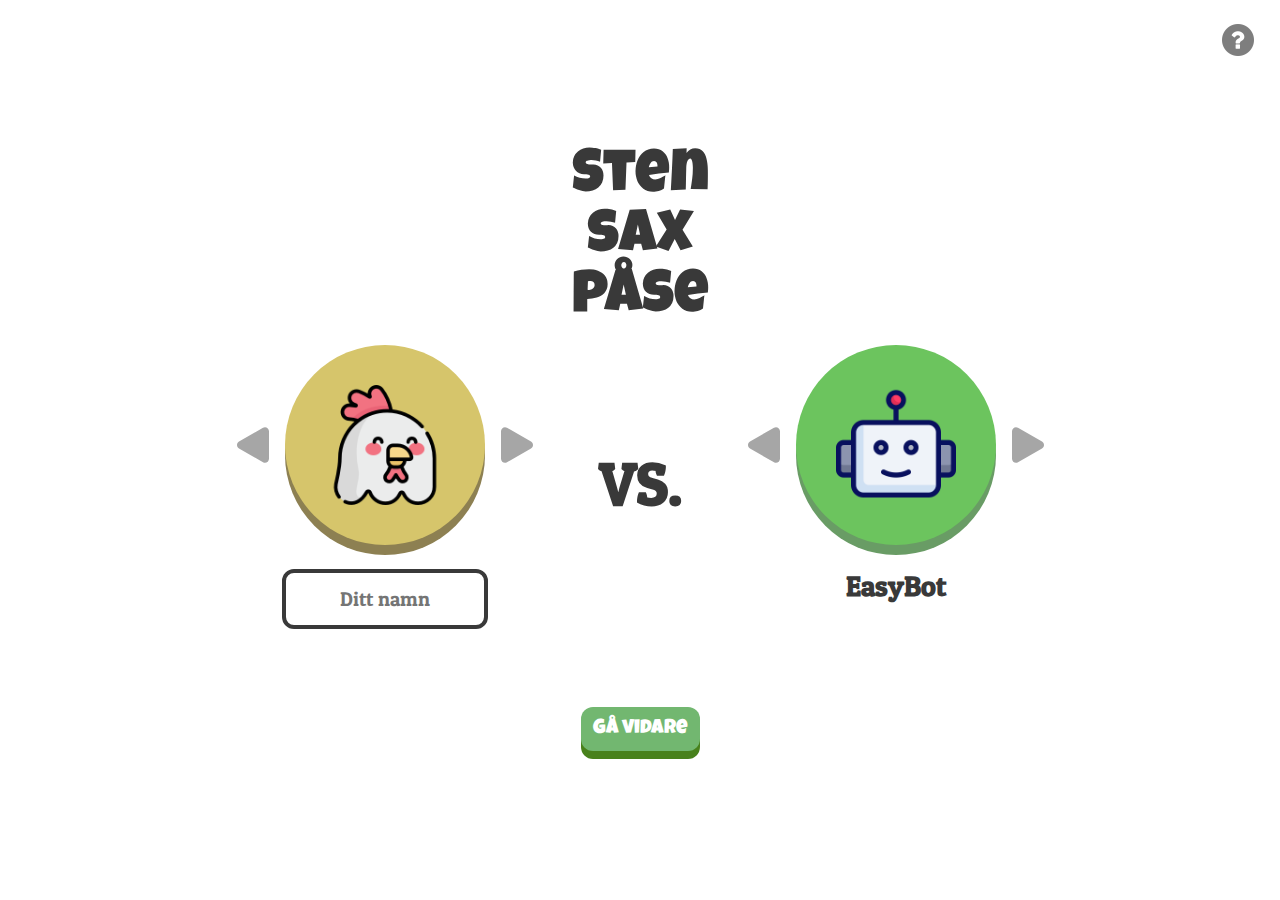
<file: index.html>
<!DOCTYPE html>
<html lang="en">
  <head>
    <meta charset="UTF-8" />
    <meta name="viewport" content="width=device-width, initial-scale=1.0" />
    <title>Rock, paper, scissors</title>
    <link rel="preload" href="/images/choices/computer_rock.gif" as="image" />
    <link rel="preload" href="/images/choices/player_rock.gif" as="image" />
    <link rel="stylesheet" href="styles/index.css" />
    <link rel="stylesheet" href="styles/style.css" />
    <link rel="stylesheet" href="styles/bounceAnimation.css" />
    <link rel="preconnect" href="https://fonts.googleapis.com" />
    <link rel="preconnect" href="https://fonts.gstatic.com" crossorigin />
    <link
      href="https://fonts.googleapis.com/css2?family=Luckiest+Guy&family=Patua+One&display=swap"
      rel="stylesheet"
    />
    <script type="module" src="main-menu.js" defer></script>
  </head>
  <body class="flex vertical">
    <div class="tutorial-screen js-tutorial-screen flex vertical">
      <div class="tutorial-container flex vertical regular">
        <button class="exit-tutorial-button js-exit-tutorial-button">
          <img src="images/cross.png" alt="" width="32px" height="32px" />
        </button>
        <h2 class="bold">Välkommen!</h2>
        <p>
          Denna variant av sten, sax, påse handlar om reaktionsförmåga. Du får
          nämligen lov att fuska...
        </p>
        <h2 class="bold">Så funkar det</h2>
        <p>
          Klicka på "Spela" för att starta en omgång. Motståndaren gör sitt val
          automatiskt. Fusket är att du kan vänta med att göra ditt val. Är du
          snabb hinner du se vad motståndaren väljer.
        </p>

        <p>
          Timern visar hur lång tid du har kvar att välja.<mark>
            Är du för långsam kommer du förlora automatiskt!
          </mark>
        </p>
        <img
          src="images/timer_icon.png"
          alt="timer icon"
          width="32px"
          height="32px"
        />
        <p>
          Om du använder dator kan du använda knapparna F,G och H för att göra
          dina val snabbare.
        </p>
        <p>Först till 5 poäng vinner. Lycka till!</p>
        <button class="bold button js-start-game-button">Börja fuska</button>
      </div>
    </div>
    <button class="tutorial-button js-tutorial-button">
      <img src="images/question-mark.png" alt="" />
    </button>
    <h1 class="bold">
      Sten <br />
      sax <br />
      påse
    </h1>
    <div class="players-selection-container flex regular">
      <div class="player-selection-container flex vertical">
        <div class="flex">
          <img
            id="player-previous"
            src="images/arrow.svg"
            alt=""
            width="32px"
            class="prev-btn js-player-avatar-prev-button js-arrow-button"
          />
          <div class="avatar-container player flex js-player-avatar-container">
            <img src="images/avatars/bee.png" alt="" class="js-player-avatar" />
          </div>
          <img
            id="player-next"
            src="images/arrow.svg"
            alt=""
            width="32px"
            class="next-btn js-player-avatar-next-button js-arrow-button"
          />
        </div>
        <input
          type="text"
          name=""
          id=""
          placeholder="Ditt namn"
          class="regular js-player-name-input"
          maxlength="15"
        />
      </div>
      <h2>VS.</h2>
      <div class="player-selection-container flex vertical">
        <div class="flex">
          <img
            id="computer-previous"
            src="images/arrow.svg"
            alt=""
            class="prev-btn computer-btn js-computer-avatar-prev-button js-arrow-button"
            width="32px"
          />
          <div
            class="avatar-container computer flex js-computer-avatar-container"
          >
            <img
              src="images/avatars/robot_easy.png"
              alt=""
              class="js-computer-avatar"
            />
          </div>
          <img
            id="computer-next"
            src="images/arrow.svg"
            alt=""
            class="next-btn computer-btn js-computer-avatar-next-button js-arrow-button"
            width="32px"
          />
        </div>
        <h3 id="computer-name" class="js-computer-name">EasyBot</h3>
      </div>
    </div>
    <button class="button bold js-play-button">Gå vidare</button>
  </body>
</html>
</file>
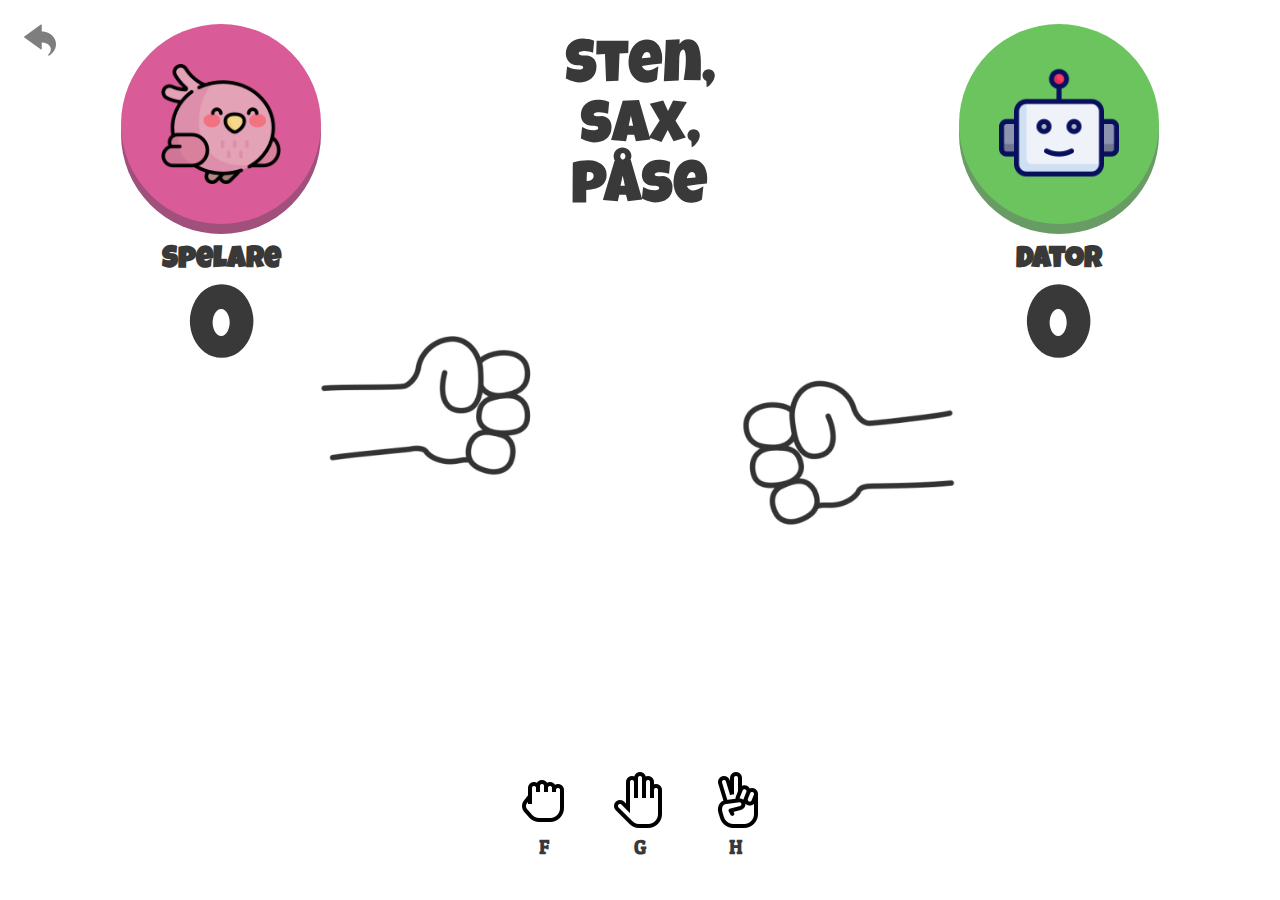
<file: game.html>
<!DOCTYPE html>
<html lang="en">
  <head>
    <meta charset="UTF-8" />
    <meta name="viewport" content="width=device-width, initial-scale=1.0" />
    <title>Rock, paper, scissors</title>
    <link rel="stylesheet" href="styles/game.css" />
    <link rel="stylesheet" href="styles/style.css" />
    <link rel="preconnect" href="https://fonts.googleapis.com" />
    <link rel="preconnect" href="https://fonts.gstatic.com" crossorigin />
    <link
      href="https://fonts.googleapis.com/css2?family=Luckiest+Guy&family=Patua+One&display=swap"
      rel="stylesheet"
    />
    <link
      rel="stylesheet"
      href="https://cdnjs.cloudflare.com/ajax/libs/animate.css/4.1.1/animate.min.css"
    />
    <script type="module" src="script.js" defer></script>
  </head>
  <body class="flex vertical">
    <div class="js-flash-screen flash-screen"></div>
    <div class="text-overlay-container flex">
      <div class="timer"></div>
      <h3 class="bold text-overlay"></h3>
    </div>
    <button class="exit-button js-exit-button">
      <img src="images/exit.png" alt="" />
    </button>
    <div class="header-container">
      <div class="title-container">
        <h1 class="bold">Sten, sax, påse</h1>
      </div>
      <div class="stats-container player flex vertical bold">
        <div class="avatar-container player flex js-player-avatar-container">
          <img src="images/avatars/bird.png" alt="" class="js-player-avatar" />
        </div>
        <h2 class="js-player-name">Spelare</h2>
        <h3 id="player-score" class="score-container">0</h3>
      </div>

      <div class="stats-container computer flex vertical bold">
        <div
          class="avatar-container computer flex js-computer-avatar-container"
        >
          <img
            src="images/avatars/robot_easy.png"
            alt=""
            class="js-computer-avatar"
          />
        </div>
        <h2 class="js-computer-name">Dator</h2>
        <h3 id="computer-score">0</h3>
      </div>
    </div>

    <div class="game-container flex">
      <div class="hands-container player" id="player-rock-container">
        <img
          src="images/choices/player_rock_easy.gif"
          alt=""
          id="player-move-rock"
        />
      </div>
      <div class="hands-container player" id="player-paper-container">
        <img
          src="images/choices/player_paper_easy.gif"
          alt=""
          id="player-move-paper"
        />
      </div>
      <div class="hands-container player" id="player-scissors-container">
        <img
          src="images/choices/player_scissors_easy.gif"
          alt=""
          id="player-move-scissors"
        />
      </div>
      <div class="hands-container computer">
        <img src="images/choices/computer_rock.gif" alt="" id="computer-move" />
      </div>
    </div>
    <button class="js-start-round-button start-game-button regular">
      Spela
    </button>
    <div class="choices-container flex regular">
      <div class="choice-container flex vertical">
        <button class="choice-button" id="0">
          <img src="images/fist.png" alt="" />
        </button>
        <h4 class="hotkey">F</h4>
      </div>
      <div class="choice-container flex vertical">
        <button class="choice-button" id="1">
          <img src="images/hand.png" alt="" />
        </button>
        <h4 class="hotkey">G</h4>
      </div>
      <div class="choice-container flex vertical">
        <button class="choice-button" id="2">
          <img src="images/scissors.png" alt="" />
        </button>
        <h4 class="hotkey">H</h4>
      </div>
    </div>
  </body>
</html>
</file>
<file: styles/index.css>
h1 {
  text-align: center;
  font-size: 3rem;
}

h2 {
  font-size: 3rem;
}

h3 {
  font-size: 1.4rem;
}

.players-selection-container {
  margin-bottom: 20px;
  width: 100%;
  flex-direction: column;
}

.player-selection-container * {
  margin: 8px;
}

.prev-btn:hover,
.next-btn:hover,
.computer-btn:hover,
.button:hover {
  cursor: pointer;
  scale: 110%;
}

.button:active {
  box-shadow: none;
  translate: 0px 10px;
  filter: brightness(80%);
}

.prev-btn {
  rotate: 180deg;
}

button.player {
  border-left-color: #d95b97;
}

input {
  height: 3rem;
  border: 4px solid var(--grey);
  border-radius: var(--radius);
  text-align: center;
  font-size: 1rem;
}

input:focus::placeholder {
  color: transparent;
}

.exit-tutorial-button {
  background-color: unset;
  border: none;
  position: absolute;
  top: 12px;
  right: 12px;
  cursor: pointer;
}

.button {
  font-size: 1rem;
  color: #fff;
  background-color: #72b770;
  box-shadow: 0px 8px 0px #48811c;
  border: none;
  padding: 12px;
  border-radius: 12px;
  cursor: pointer;
  margin-top: 20px;
}

.tutorial-screen {
  position: absolute;
  top: 0;
  left: 0;
  width: 100vw;
  height: 100vh;
  z-index: 300;
  background-color: #fff;
  visibility: hidden;
}

.tutorial-container {
  position: relative;
  max-width: 500px;
  width: 90vw;
  padding: 1rem;
  border-radius: 18px;
  border: 2px solid rgb(67, 67, 67);
  box-shadow: 5px 20px 0px rgb(67, 67, 67), -5px 20px 0px rgb(67, 67, 67);
}

.tutorial-button {
  position: absolute;
  top: 14px;
  right: 16px;
  margin-left: auto;
  padding: 10px;
  opacity: 50%;
  cursor: pointer;
  border: none;
  background-color: unset;
}

.tutorial-button img {
  width: 32px;
}

button:hover {
  scale: 110%;
}

mark {
  background-color: unset;
  color: rgb(219, 64, 64);
}

.tutorial-container h2 {
  font-size: 1.2rem;
  margin-top: 10px;
}

.tutorial-container p {
  margin: 10px;
  font-size: 0.9rem;
}

@media screen and (min-width: 800px) {
  .players-selection-container {
    flex-direction: row;
    gap: 50px;
    margin-bottom: 50px;
  }

  .players-selection-container div:last-child {
    translate: 0px -13px;
  }
}
</file>
<file: styles/style.css>
* {
  margin: 0;
  padding: 0;
  box-sizing: border-box;
  color: var(--grey);
}

:root {
  --grey: #393939;
  --radius: 12px;
}

.regular {
  font-family: "Patua One", serif;
  font-weight: 400;
  font-style: normal;
}

.bold {
  font-family: "Luckiest Guy", cursive;
  font-weight: 400;
  font-style: normal;
}

body {
  height: 100dvh;
}

.flex {
  display: flex;
  justify-content: center;
  align-items: center;
}

.horizontal {
  flex-direction: row;
}

.vertical {
  flex-direction: column;
}

.avatar-container {
  height: 100px;
  width: 100px;
  /* border: 1px solid red; */
  border-radius: 50%;
}

.avatar-container img {
  width: 60%;
}

.avatar-container.player {
  background-color: #d95b97;
  box-shadow: 0px 10px 0px #a14f7b;
}

.avatar-container.computer {
  background-color: #6cc45e;
  box-shadow: 0px 10px 0px #699c65;
}

@media screen and (min-width: 800px) {
  :root {
    font-size: 20px;
  }
  .avatar-container {
    width: 200px;
    height: 200px;
  }
}
</file>
<file: styles/bounceAnimation.css>
@keyframes bounceIn {
  from,
  20%,
  40%,
  60%,
  80%,
  to {
    -webkit-animation-timing-function: cubic-bezier(0.215, 0.61, 0.355, 1);
    animation-timing-function: cubic-bezier(0.215, 0.61, 0.355, 1);
  }

  0% {
    opacity: 0;
    -webkit-transform: scale3d(0.3, 0.3, 0.3);
    transform: scale3d(0.3, 0.3, 0.3);
  }

  20% {
    -webkit-transform: scale3d(1.1, 1.1, 1.1);
    transform: scale3d(1.1, 1.1, 1.1);
  }

  40% {
    -webkit-transform: scale3d(0.9, 0.9, 0.9);
    transform: scale3d(0.9, 0.9, 0.9);
  }

  60% {
    opacity: 1;
    -webkit-transform: scale3d(1.03, 1.03, 1.03);
    transform: scale3d(1.03, 1.03, 1.03);
  }

  80% {
    -webkit-transform: scale3d(0.97, 0.97, 0.97);
    transform: scale3d(0.97, 0.97, 0.97);
  }

  to {
    opacity: 1;
    -webkit-transform: scale3d(1, 1, 1);
    transform: scale3d(1, 1, 1);
  }
}
</file>
<file: styles/game.css>
body {
  user-select: none;
  -webkit-user-select: none;
  -khtml-user-select: none;
  -moz-user-select: none;
  -o-user-select: none;
}

h3 {
  font-size: 3.5rem;
}

img {
  user-drag: none;
  -webkit-user-drag: none;
  -khtml-user-drag: none;
  -moz-user-drag: none;
  -o-user-drag: none;
}

.header-container {
  width: 100%;
  z-index: 15;
  display: grid;
  grid-template-areas:
    "title title title title"
    "player player computer computer";
}

.text-overlay-container {
  position: absolute;
  width: 100vw;
  top: 42%;
  left: 0;
  z-index: 100;
  -webkit-text-stroke: 3px rgb(255, 255, 255);

  padding-top: 25px;
}

.text-overlay {
  text-align: center;
}

.stats-container {
  padding: 12px;
  gap: 10px;
}

.avatar-container {
  margin: 12px;
}

.stats-container.player {
  grid-area: player;
}
.stats-container.computer {
  grid-area: computer;
}

.title-container {
  display: flex;
  justify-content: center;
  padding-top: 40px;
  grid-area: title;
  z-index: 100;
}

.game-container {
  width: 100%;
  flex: 4;
  display: flex;
  position: relative;
}

.hands-container.player {
  position: absolute;
  left: 0;
  height: 50vw;
  max-height: 200px;
}
.hands-container.computer {
  position: absolute;
  right: 0;
  height: 50vw;
  max-height: 200px;
}

.hands-container img {
  height: 100%;
  width: 100%;
  object-fit: contain;
}

.choices-container {
  flex: 1;
  width: 100%;
  gap: 32px;
  padding: 40px;
  z-index: 100;
}

.choices-container img {
  width: 64px;
}

button {
  border: none;
  background-color: unset;
  cursor: pointer;
}

button:hover {
  scale: 110%;
}

button.disabled:hover {
  scale: 100%;
}

.disabled {
  cursor: initial;
  opacity: 50%;
}

.exit-button {
  margin-right: auto;
  padding: 10px;
  opacity: 50%;
  cursor: pointer;
  z-index: 30;
}

.exit-button img {
  width: 32px;
}

.hotkey {
  display: none;
}

.start-game-button {
  display: none;
  position: absolute;
  margin-bottom: 30px;
  font-size: 1.5rem;
  bottom: 120px;
  z-index: 200;
}

/* TIMER */
.timer {
  display: none;
  width: 50px;
  height: 50px;
  border-radius: 50%;
  background-image: linear-gradient(90deg, rgb(255, 255, 255) 50%, #000 50%);
  position: relative;
  overflow: hidden;
  animation-duration: 5s;
  border: 3px solid rgb(0, 0, 0);
}

.timer:after {
  position: absolute;
  left: 50%;
  width: 50%;
  height: 100%;
  content: "";
  background: #ffffff;
  transform-origin: 0 50%;
  animation: timerAniAfter reverse linear;
  animation-iteration-count: 1;
}

.timer-easy:after {
  animation-duration: 2.8s;
}

.timer-medium:after {
  animation-duration: 2.2s;
}

.timer-hard:after {
  animation-duration: 1.3s;
}

.flash-screen {
  position: absolute;
  top: 0;
  left: 0;
  width: 100vw;
  height: 100vh;
  z-index: 100;
  opacity: 0;
  display: none;
}

.flash {
  animation: timeUp 1s;
  display: block;
}

@keyframes timeUp {
  from {
    opacity: 60%;
  }
  to {
    opacity: 0%;
  }
}

@keyframes timerAniAfter {
  0% {
    transform: rotate(0deg);
    background: rgb(255, 255, 255);
  }
  49.99% {
    transform: rotate(180deg);
    background: rgb(255, 255, 255);
  }
  50% {
    transform: rotate(0deg);
    background: #000;
  }
  99.99% {
    transform: rotate(180deg);
    background: #000;
  }
  100% {
    transform: rotate(0deg);
    background: rgb(255, 255, 255);
  }
}
/* ------------ */

@media screen and (min-width: 800px) {
  .header-container {
    padding-top: 0px;
    grid-template-areas: "player title computer";
  }
  h1 {
    font-size: 3rem;
    max-width: 200px;
    text-align: center;
  }
  h3 {
    font-size: 5rem;
  }

  .exit-button {
    position: absolute;
    top: 14px;
    left: 14px;
  }

  .choices-container {
    padding: 0;
    margin-bottom: 40px;
  }
  .hotkey {
    display: inline;
  }
  .hands-container.player {
    left: 25vw;
    height: 20vw;
    min-height: 200px;
    max-height: 500px;
    top: -7vw;
  }
  .hands-container.computer {
    right: 25vw;
    height: 20vw;
    min-height: 200px;
    max-height: 500px;

    top: -7vw;
  }
  .text-overlay-container {
    top: 55vh;
    -webkit-text-stroke: 6px rgb(255, 255, 255);
  }
}
</file>
